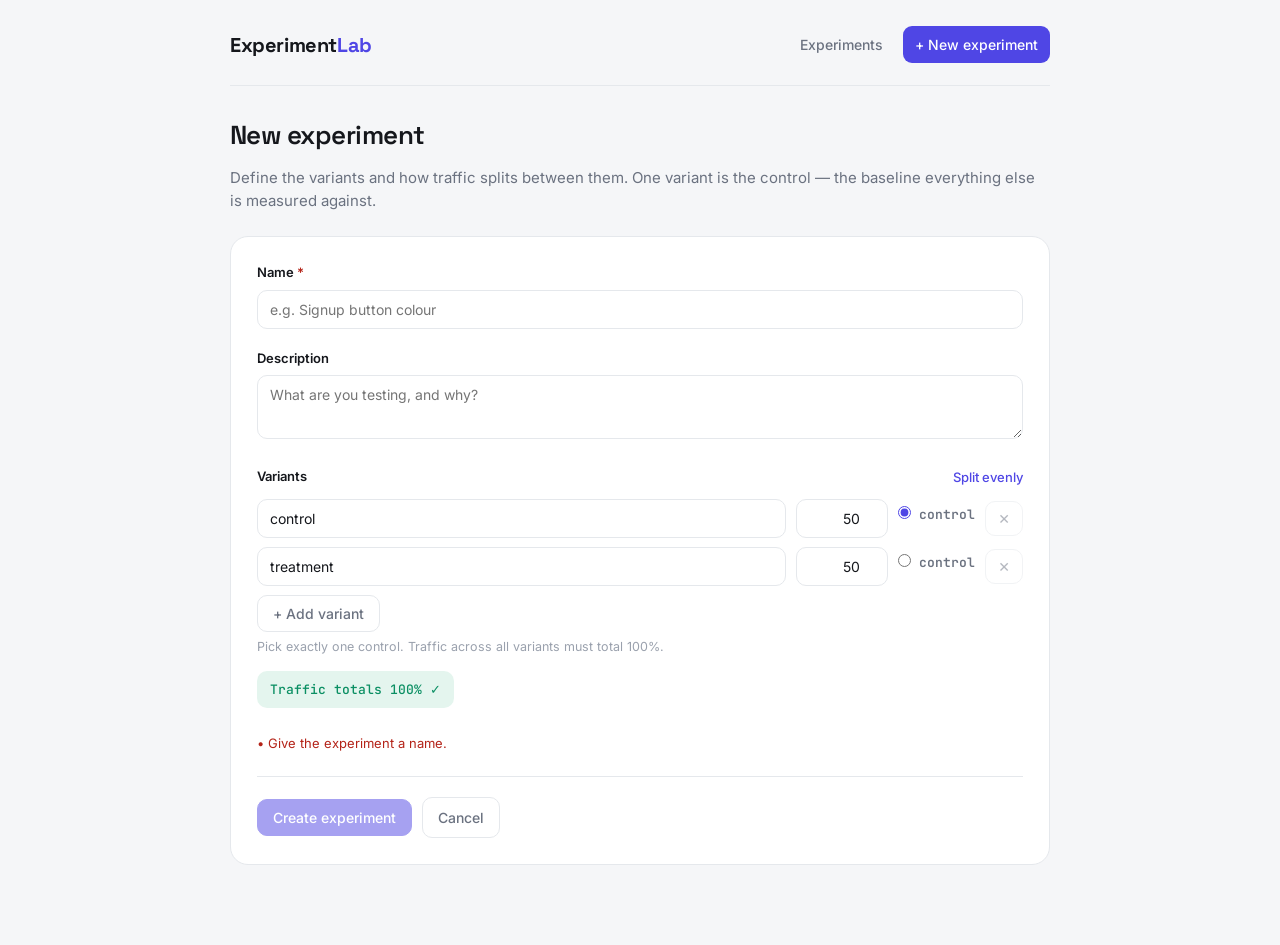
<file: wwwroot/create.html>
<!DOCTYPE html>
<html lang="en">
<head>
<meta charset="UTF-8">
<meta name="viewport" content="width=device-width, initial-scale=1.0">
<title>ExperimentLab — New experiment</title>
<link rel="preconnect" href="https://fonts.googleapis.com">
<link rel="preconnect" href="https://fonts.gstatic.com" crossorigin>
<link href="https://fonts.googleapis.com/css2?family=Space+Grotesk:wght@400;500;600;700&family=JetBrains+Mono:wght@400;500;700&family=Inter:wght@400;500;600&display=swap" rel="stylesheet">
<link rel="stylesheet" href="styles.css">
</head>
<body>
<div class="wrap">
  <header>
    <a class="brand" href="index.html">Experiment<span>Lab</span></a>
    <nav class="nav-links">
      <a href="index.html">Experiments</a>
      <a href="create.html" class="cta active">+ New experiment</a>
    </nav>
  </header>

  <div class="page-head"><h1>New experiment</h1></div>
  <p class="sub">Define the variants and how traffic splits between them. One variant is the control — the baseline everything else is measured against.</p>

  <form id="createForm" class="form-card" novalidate>
    <div class="field">
      <label for="expName">Name <span class="req">*</span></label>
      <input type="text" id="expName" maxlength="200" placeholder="e.g. Signup button colour" value="">
    </div>

    <div class="field">
      <label for="expDesc">Description</label>
      <textarea id="expDesc" maxlength="1000" placeholder="What are you testing, and why?"></textarea>
    </div>

    <div class="field">
      <div class="vhead">
        <span class="lbl">Variants</span>
        <button type="button" class="linkbtn" id="splitEven">Split evenly</button>
      </div>
      <div id="vrows"></div>
      <div class="row-tools">
        <button type="button" class="btn ghost" id="addVariant">+ Add variant</button>
      </div>
      <div class="hint">Pick exactly one control. Traffic across all variants must total 100%.</div>
      <div id="sumbar" class="sumbar"></div>
    </div>

    <div id="formErrors" class="form-errors"></div>

    <div class="form-foot">
      <button type="submit" id="submitBtn" class="btn primary">Create experiment</button>
      <a class="btn ghost" href="index.html">Cancel</a>
    </div>
  </form>
</div>

<script src="app.js"></script>
<script>
const nameEl = document.getElementById("expName");
const descEl = document.getElementById("expDesc");
const rowsEl = document.getElementById("vrows");
const sumEl  = document.getElementById("sumbar");
const errEl  = document.getElementById("formErrors");
const submitEl = document.getElementById("submitBtn");

// Sensible defaults so a non-technical user can just hit Create.
let variants = [
  { name: "control",   pct: 50, control: true },
  { name: "treatment", pct: 50, control: false },
];

function renderRows() {
  rowsEl.innerHTML = variants.map((v, i) => `
    <div class="vrow">
      <input class="vname" data-i="${i}" type="text" maxlength="100" placeholder="Variant name" value="${esc(v.name)}">
      <input class="vpct"  data-i="${i}" type="number" min="0" max="100" step="1" value="${v.pct}">
      <label class="vctrl"><input type="radio" name="ctrl" data-i="${i}" ${v.control ? "checked" : ""}> control</label>
      <button type="button" class="btn ghost vremove" data-i="${i}" ${variants.length <= 2 ? "disabled" : ""} title="Remove variant">✕</button>
    </div>`).join("");
  validate();
}

rowsEl.addEventListener("input", (e) => {
  const i = +e.target.dataset.i;
  if (e.target.classList.contains("vname")) variants[i].name = e.target.value;
  else if (e.target.classList.contains("vpct")) variants[i].pct = e.target.value === "" ? 0 : +e.target.value;
  validate();
});
rowsEl.addEventListener("change", (e) => {
  if (e.target.name === "ctrl") {
    const i = +e.target.dataset.i;
    variants.forEach((v, j) => v.control = (j === i));
  }
  validate();
});
rowsEl.addEventListener("click", (e) => {
  const rm = e.target.closest(".vremove");
  if (rm && !rm.disabled) {
    const i = +rm.dataset.i;
    const wasControl = variants[i].control;
    variants.splice(i, 1);
    if (wasControl && !variants.some(v => v.control)) variants[0].control = true; // never lose the control
    renderRows();
  }
});

document.getElementById("addVariant").addEventListener("click", () => {
  variants.push({ name: "", pct: 0, control: false });
  renderRows();
});
document.getElementById("splitEven").addEventListener("click", () => {
  const n = variants.length, base = Math.floor(100 / n);
  variants.forEach(v => v.pct = base);
  variants[0].pct += 100 - base * n;   // remainder to the first variant
  renderRows();
});
nameEl.addEventListener("input", validate);

function validate() {
  const sum = variants.reduce((a, v) => a + (Number(v.pct) || 0), 0);
  const sumOk = Math.abs(sum - 100) < 0.01;
  sumEl.className = "sumbar " + (sumOk ? "sum-ok" : "sum-bad");
  sumEl.textContent = sumOk ? "Traffic totals 100% ✓" : `Traffic totals ${sum}% — must equal 100%`;

  const errs = [];
  if (!nameEl.value.trim()) errs.push("Give the experiment a name.");
  if (variants.length < 2) errs.push("Add at least two variants.");
  if (variants.some(v => !v.name.trim())) errs.push("Every variant needs a name.");
  const names = variants.map(v => v.name.trim().toLowerCase());
  if (new Set(names).size !== names.length) errs.push("Variant names must be unique.");
  if (!sumOk) errs.push("Variant traffic must total 100%.");
  if (variants.filter(v => v.control).length !== 1) errs.push("Mark exactly one variant as the control.");

  errEl.innerHTML = errs.map(e => `<div>• ${esc(e)}</div>`).join("");
  submitEl.disabled = errs.length > 0;
  return errs.length === 0;
}

document.getElementById("createForm").addEventListener("submit", async (ev) => {
  ev.preventDefault();
  if (!validate()) return;
  submitEl.disabled = true;

  const body = {
    name: nameEl.value.trim(),
    description: descEl.value.trim() || null,
    variants: variants.map(v => ({
      name: v.name.trim(),
      trafficPercentage: Number(v.pct),
      isControl: !!v.control,
    })),
  };

  let res;
  try { res = await api("POST", "/api/experiments", body); }
  catch { toast("Couldn't reach the API.", "error"); submitEl.disabled = false; return; }
  if (!res.ok) { toast(await res.text(), "error"); submitEl.disabled = false; return; }

  const created = await res.json();
  toast("Experiment created.", "success");
  location.href = `results.html?id=${created.id}`;
});

renderRows();
</script>
</body>
</html>
</file>
<file: wwwroot/styles.css>
:root {
  --bg: #F5F6F8;
  --surface: #FFFFFF;
  --ink: #15171C;
  --muted: #6B7280;
  --faint: #9AA1AD;
  --line: #E5E8EC;
  --track: #EEF0F3;
  --accent: #4F46E5;
  --accent-hover: #4338CA;
  --ship: #0B8F63;     --ship-bg: #E4F5EE;   --ship-line: #BFE7D6;
  --hold: #2563EB;     --hold-bg: #E7EEFC;
  --run:  #B26A00;     --run-bg:  #FBF0DE;
  --flat: #5B6270;     --flat-bg: #ECEEF1;
  --danger: #B42318;
  --display: "Space Grotesk", system-ui, sans-serif;
  --body: "Inter", system-ui, sans-serif;
  --mono: "JetBrains Mono", ui-monospace, Menlo, Consolas, monospace;
}
* { box-sizing: border-box; margin: 0; padding: 0; }
body {
  font-family: var(--body); background: var(--bg); color: var(--ink);
  line-height: 1.5; -webkit-font-smoothing: antialiased; padding: 0 20px 80px;
}
.wrap { max-width: 820px; margin: 0 auto; }
a { color: inherit; text-decoration: none; }
.muted { color: var(--muted); }

/* header / nav */
header {
  display: flex; align-items: center; justify-content: space-between;
  gap: 16px; flex-wrap: wrap; padding: 26px 0 22px; border-bottom: 1px solid var(--line);
}
.brand { font-family: var(--display); font-weight: 700; font-size: 20px; letter-spacing: -0.02em; }
.brand span { color: var(--accent); }
.nav-links { display: flex; align-items: center; gap: 8px; }
.nav-links a {
  font-size: 14px; font-weight: 500; color: var(--muted);
  padding: 8px 12px; border-radius: 9px; transition: background .15s, color .15s;
}
.nav-links a:hover { color: var(--ink); background: var(--track); }
.nav-links a.active { color: var(--ink); }
.nav-links a.cta { color: #fff; background: var(--accent); }
.nav-links a.cta:hover { background: var(--accent-hover); color: #fff; }

/* page head */
.page-head { display: flex; align-items: center; justify-content: space-between; gap: 16px; margin: 30px 0 22px; }
h1 { font-family: var(--display); font-weight: 600; font-size: 26px; letter-spacing: -0.02em; }
.sub { color: var(--muted); font-size: 15px; margin: -10px 0 24px; }

/* buttons */
.btn {
  display: inline-flex; align-items: center; gap: 6px;
  font-family: var(--body); font-size: 14px; font-weight: 500; cursor: pointer;
  border-radius: 10px; padding: 9px 15px; border: 1px solid var(--line);
  background: var(--surface); color: var(--ink); transition: background .15s, border-color .15s, transform .05s;
}
.btn:hover { border-color: var(--faint); }
.btn:active { transform: translateY(1px); }
.btn.primary { background: var(--accent); border-color: var(--accent); color: #fff; }
.btn.primary:hover { background: var(--accent-hover); border-color: var(--accent-hover); }
.btn.ghost { background: transparent; color: var(--muted); }
.btn.ghost:hover { color: var(--ink); }
.btn.danger { color: var(--danger); }
.btn.danger:hover { border-color: var(--danger); background: #FDECEA; }
.btn:disabled { opacity: .5; cursor: default; transform: none; }
.btn:focus-visible { outline: 2px solid var(--accent); outline-offset: 2px; }

/* status badge */
.badge {
  font-family: var(--mono); font-size: 11px; font-weight: 700; text-transform: uppercase;
  letter-spacing: 0.06em; padding: 3px 9px; border-radius: 999px;
  background: var(--flat-bg); color: var(--flat);
}
.badge.running { background: var(--ship-bg); color: var(--ship); }
.badge.draft   { background: var(--run-bg);  color: var(--run); }
.badge.stopped { background: var(--flat-bg); color: var(--flat); }

/* experiment cards (list) */
.card {
  background: var(--surface); border: 1px solid var(--line); border-radius: 16px;
  padding: 20px 22px; margin-bottom: 14px; transition: border-color .15s, box-shadow .15s;
}
.card:hover { border-color: #D7DBE1; box-shadow: 0 2px 14px rgba(20,23,28,.05); }
.card-title-row { display: flex; align-items: center; justify-content: space-between; gap: 12px; }
.card-title { font-family: var(--display); font-weight: 600; font-size: 18px; }
.card-desc { color: var(--muted); font-size: 14px; margin-top: 4px; }
.chips { display: flex; flex-wrap: wrap; gap: 6px; margin: 14px 0 12px; }
.chip {
  font-family: var(--mono); font-size: 12px; color: var(--muted);
  background: var(--track); border-radius: 8px; padding: 4px 9px;
}
.chip.ctrl { color: var(--accent); background: #EEEDFB; }
.card-meta { font-family: var(--mono); font-size: 11.5px; color: var(--faint); margin-bottom: 14px; }
.card-actions { display: flex; gap: 9px; flex-wrap: wrap; }

/* empty state */
.empty {
  background: var(--surface); border: 1px dashed var(--line); border-radius: 18px;
  padding: 56px 28px; text-align: center;
}
.empty h2 { font-family: var(--display); font-weight: 600; font-size: 22px; margin-bottom: 8px; }
.empty p { color: var(--muted); font-size: 15px; margin-bottom: 22px; }
.empty.err { color: var(--danger); border-color: #F3C9C4; }

/* forms */
.form-card { background: var(--surface); border: 1px solid var(--line); border-radius: 18px; padding: 26px; }
.field { margin-bottom: 20px; }
.field label { display: block; font-size: 13px; font-weight: 600; margin-bottom: 7px; }
.field label .req { color: var(--danger); }
input[type=text], input[type=number], textarea {
  width: 100%; font-family: var(--body); font-size: 14px; color: var(--ink);
  background: var(--surface); border: 1px solid var(--line); border-radius: 10px; padding: 10px 12px;
}
textarea { resize: vertical; min-height: 64px; }
input:focus-visible, textarea:focus-visible { outline: 2px solid var(--accent); outline-offset: 0; border-color: var(--accent); }
.hint { font-size: 12.5px; color: var(--faint); margin-top: 6px; }

.vhead { display: flex; align-items: center; justify-content: space-between; margin-bottom: 10px; }
.vhead .lbl { font-size: 13px; font-weight: 600; }
.vrow { display: grid; grid-template-columns: 1fr 92px auto 38px; gap: 10px; align-items: center; margin-bottom: 9px; }
.vrow .vpct { text-align: right; }
.vctrl { display: inline-flex; align-items: center; gap: 6px; font-family: var(--mono); font-size: 12px; color: var(--muted); white-space: nowrap; }
.vctrl input { accent-color: var(--accent); }
.vremove { padding: 8px; justify-content: center; }
.row-tools { display: flex; gap: 9px; margin-top: 6px; }
.linkbtn { background: none; border: none; color: var(--accent); font-family: var(--body); font-size: 13px; font-weight: 500; cursor: pointer; padding: 4px 0; }
.linkbtn:hover { text-decoration: underline; }

.sumbar {
  font-family: var(--mono); font-size: 13px; font-weight: 500; padding: 9px 13px;
  border-radius: 10px; margin: 14px 0 4px; display: inline-block;
}
.sum-ok { background: var(--ship-bg); color: var(--ship); }
.sum-bad { background: #FDECEA; color: var(--danger); }
.form-errors { color: var(--danger); font-size: 13px; margin: 12px 0; line-height: 1.7; }
.form-foot { display: flex; gap: 10px; align-items: center; margin-top: 22px; padding-top: 20px; border-top: 1px solid var(--line); }

/* results */
.exp-head { margin: 30px 0 22px; }
.status-row { display: flex; align-items: center; gap: 12px; margin-bottom: 14px; }
.exp-name { font-family: var(--display); font-weight: 600; font-size: 24px; letter-spacing: -0.02em; }
.actions { display: flex; gap: 9px; flex-wrap: wrap; }

.cmp + .cmp { margin-top: 30px; padding-top: 30px; border-top: 1px solid var(--line); }
.cmp-title { font-family: var(--mono); font-size: 12px; text-transform: uppercase; letter-spacing: 0.08em; color: var(--muted); margin-bottom: 14px; }
.verdict { border-radius: 16px; padding: 22px 24px; margin-bottom: 18px; display: flex; align-items: center; gap: 22px; border: 1px solid var(--line); background: var(--surface); }
.verdict .word { font-family: var(--display); font-weight: 700; font-size: 30px; line-height: 1; letter-spacing: -0.02em; white-space: nowrap; }
.verdict .reason { font-size: 15px; }
.verdict.ship { background: var(--ship-bg); border-color: var(--ship-line); }
.verdict.ship .word { color: var(--ship); }
.verdict.hold { background: var(--hold-bg); border-color: #C7D8FA; }
.verdict.hold .word { color: var(--hold); }
.verdict.keep_running { background: var(--run-bg); border-color: #F0DCB4; }
.verdict.keep_running .word { color: var(--run); }
.verdict.no_difference { background: var(--flat-bg); border-color: var(--line); }
.verdict.no_difference .word { color: var(--flat); }

.arena { display: grid; grid-template-columns: 1fr 1fr; gap: 14px; margin-bottom: 18px; }
.arm { background: var(--surface); border: 1px solid var(--line); border-radius: 14px; padding: 18px; }
.arm.winner { border-color: var(--ship-line); box-shadow: 0 0 0 1px var(--ship-line) inset; }
.arm-top { display: flex; align-items: center; justify-content: space-between; margin-bottom: 12px; gap: 8px; }
.arm-name { font-family: var(--mono); font-size: 12px; font-weight: 500; text-transform: uppercase; letter-spacing: 0.08em; color: var(--muted); overflow: hidden; text-overflow: ellipsis; white-space: nowrap; }
.arm.winner .arm-name { color: var(--ship); }
.tag { font-family: var(--mono); font-size: 10px; font-weight: 700; letter-spacing: 0.08em; padding: 2px 7px; border-radius: 999px; white-space: nowrap; }
.tag.win { color: var(--ship); background: var(--ship-bg); }
.tag.ctrl { color: var(--muted); background: var(--flat-bg); }
.rate { font-family: var(--mono); font-weight: 700; font-size: 34px; letter-spacing: -0.02em; }
.track { height: 8px; background: var(--track); border-radius: 999px; margin: 12px 0 10px; overflow: hidden; }
.fill { height: 100%; border-radius: 999px; background: var(--faint); width: 0; transition: width .6s cubic-bezier(.2,.7,.3,1); }
.arm.winner .fill { background: var(--ship); }
.counts { font-family: var(--mono); font-size: 12px; color: var(--muted); }

.stats { display: grid; grid-template-columns: repeat(4, 1fr); gap: 1px; background: var(--line); border: 1px solid var(--line); border-radius: 14px; overflow: hidden; }
.stat { background: var(--surface); padding: 14px 16px; }
.stat .k { font-size: 11px; text-transform: uppercase; letter-spacing: 0.06em; color: var(--faint); margin-bottom: 5px; }
.stat .v { font-family: var(--mono); font-weight: 500; font-size: 17px; }
.stat .v.pos { color: var(--ship); }

.note { background: var(--surface); border: 1px solid var(--line); border-radius: 14px; padding: 28px 24px; text-align: center; color: var(--muted); font-size: 15px; }
.note strong { color: var(--ink); font-weight: 600; }
.note.err { color: var(--danger); }

/* toast */
.toast-wrap { position: fixed; left: 50%; bottom: 26px; transform: translateX(-50%); display: flex; flex-direction: column; gap: 8px; z-index: 50; }
.toast { font-size: 14px; font-weight: 500; color: #fff; background: var(--ink); padding: 11px 18px; border-radius: 11px; box-shadow: 0 6px 24px rgba(20,23,28,.18); opacity: 0; transform: translateY(8px); transition: opacity .2s, transform .2s; }
.toast.show { opacity: 1; transform: translateY(0); }
.toast.success { background: var(--ship); }
.toast.error { background: var(--danger); }

@media (max-width: 560px) {
  .arena { grid-template-columns: 1fr; }
  .stats { grid-template-columns: 1fr 1fr; }
  .verdict { flex-direction: column; align-items: flex-start; gap: 8px; }
  .vrow { grid-template-columns: 1fr 72px; grid-auto-rows: auto; }
  .page-head { flex-direction: column; align-items: flex-start; }
}
@media (prefers-reduced-motion: reduce) { .fill, .toast { transition: none; } }
</file>
